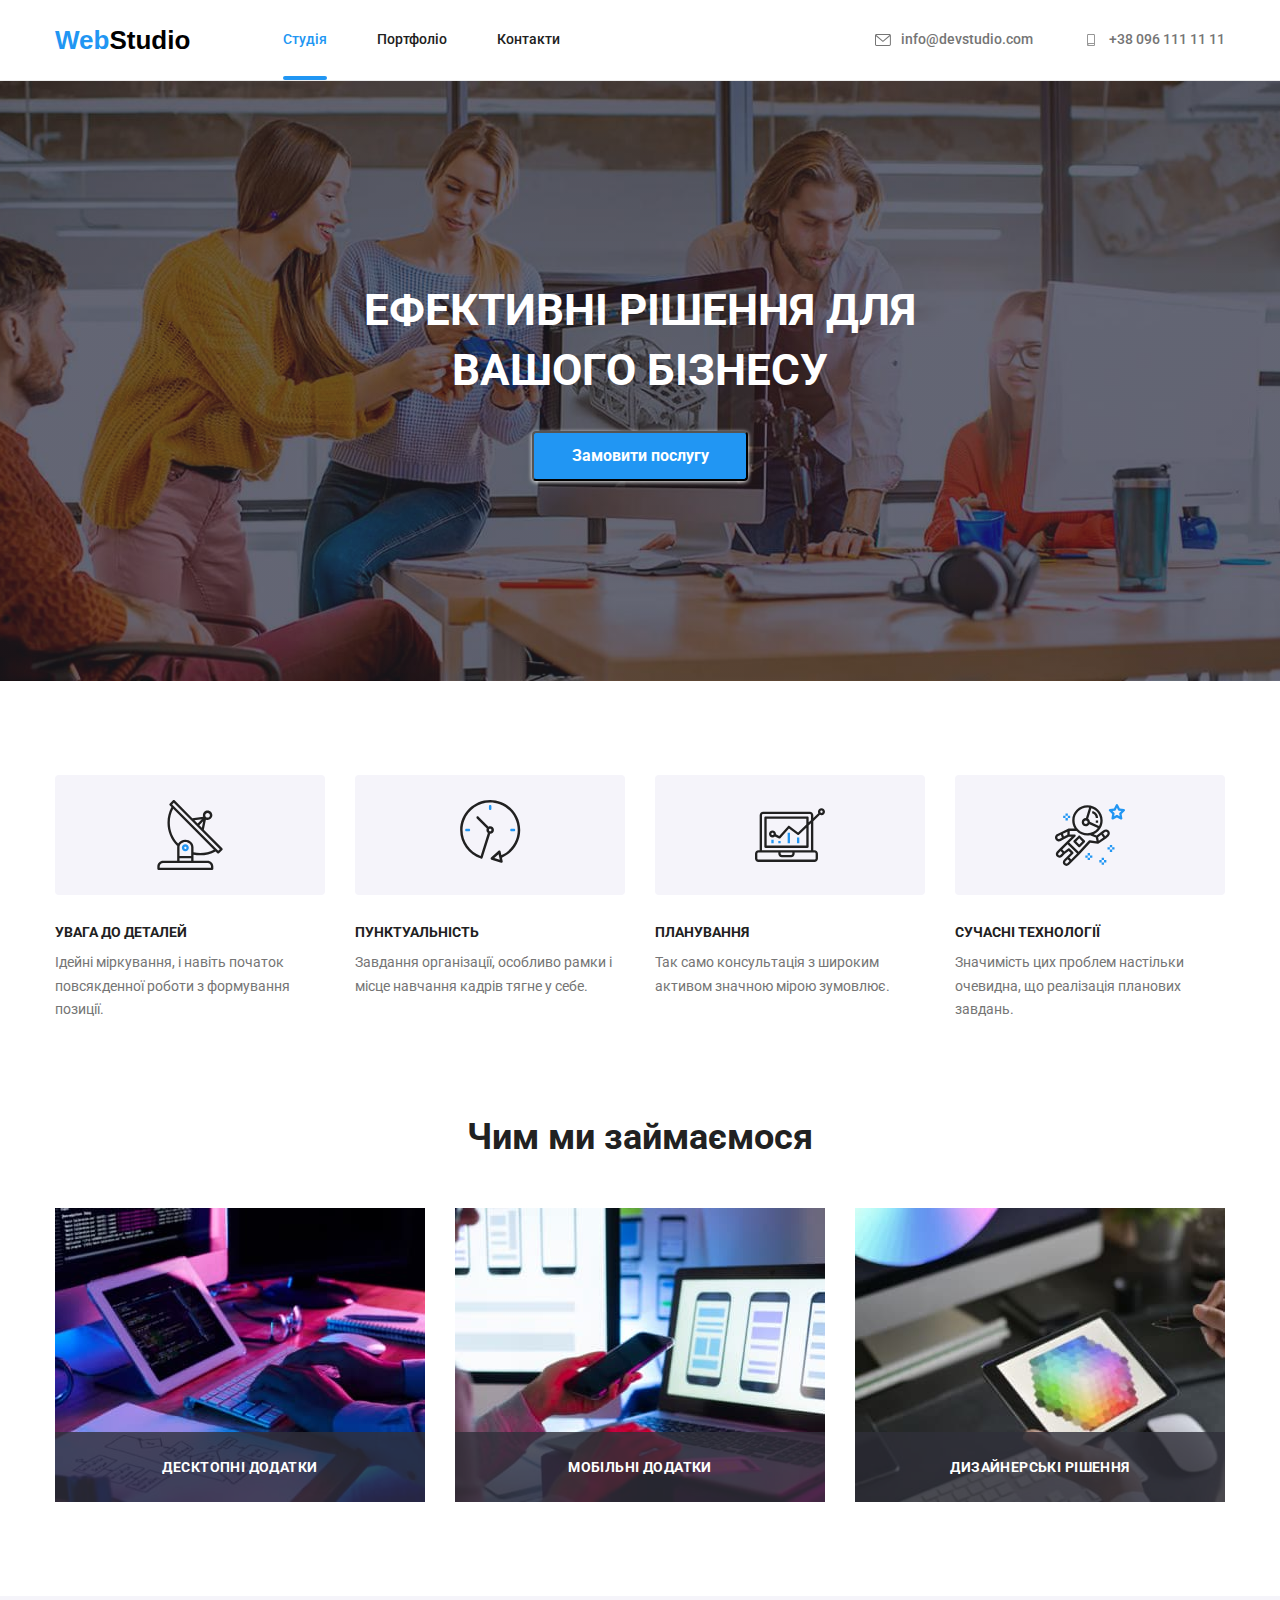
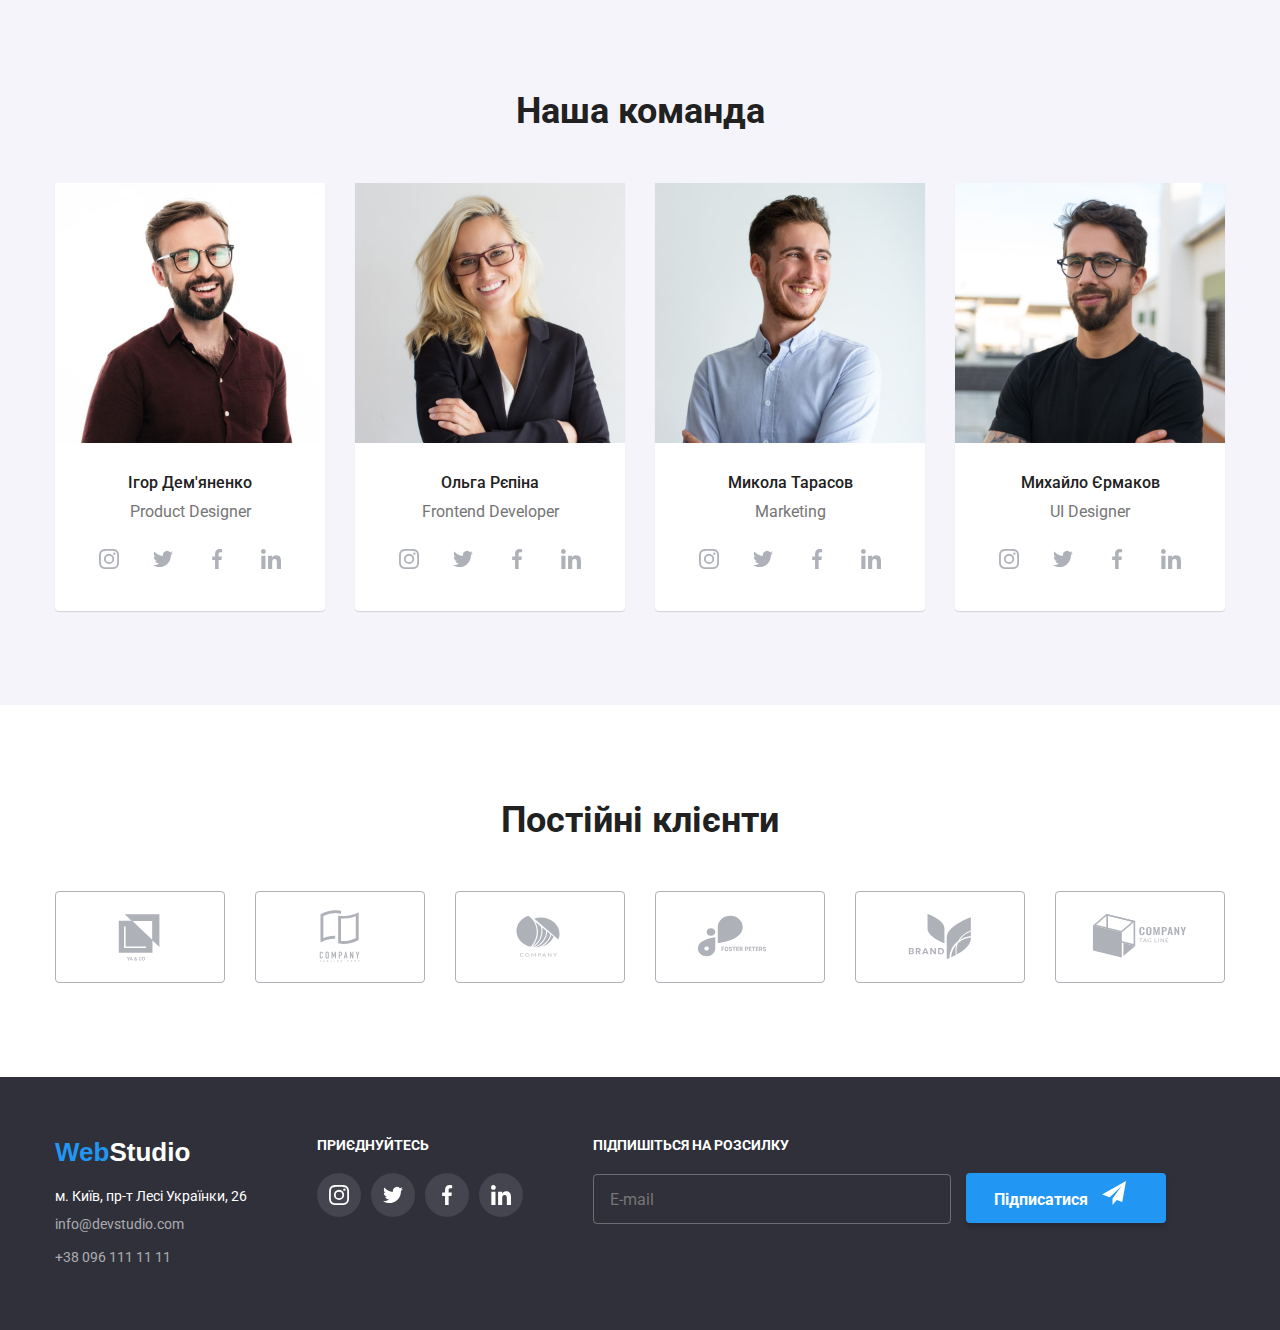
<file: index.html>
<!DOCTYPE html>
<html lang="uk">
  <head>
    <meta charset="UTF-8" />
    <meta http-equiv="X-UA-Compatible" content="IE=edge" />
    <meta name="viewport" content="width=device-width, initial-scale=1.0" />
    <title>WebStudio</title>
    <link
      rel="stylesheet"
      href="https://cdnjs.cloudflare.com/ajax/libs/modern-normalize/1.1.0/modern-normalize.min.css"
    />
    <link rel="stylesheet" href="./css/styles.css" />
    <link rel="preconnect" href="https://fonts.googleapis.com" />
    <link rel="preconnect" href="https://fonts.gstatic.com" crossorigin />
    <link
      href="https://fonts.googleapis.com/css2?family=Roboto:wght@400;500;700;900&display=swap"
      rel="stylesheet"
    />
  </head>
  <body>
    <header>
      <div class="container header">
          <nav class="main-nav">
            <a href="index.html" class="logo">
              <span class="part-web">Web</span
              ><span class="part-studio">Studio</span></a
            >
            <ul class="main-link">
              <li><a href="./index.html" class="link current">Студія</a></li>
              <li>
                <a href="./portfolio.html" class="link">Портфоліо</a>
              </li>
              <li><a href="#" class="link">Контакти</a></li>
            </ul>
          </nav>
          <ul class="communication-menu">
              <li class="communication-flex">
                <div class="communication">
                  <a href="mailto:info@devstudio.com" class="communication-link">
                      <svg class="communication-icon" width="16px" height="12px">
                      <use href="./images/symbol-defs.svg#icon-envelope"></use>
                    </svg>
                    info@devstudio.com</a>
                </div>
              </li>
              <li class="communication-flex">
                <div class="communication">
                  <a href="#" class="communication-link">
                      <svg class="communication-icon" width="16px" height="12px">
                        <use href="./images/symbol-defs.svg#icon-smartphone"></use>
                      </svg>+38 096 111 11 11</a>
                </div>
              </li>
          </ul>
      </div>
    </header>
    <main>
      <!--Hero-->
      <section class="hero">
        <div class="container">
          <h1 class="hero-title">Ефективні рішення для вашого бізнесу</h1>
          <button type="button" class="hero-button" data-modal-open>Замовити послугу</button>
        </div>
      </section>
      <!--section Особливості-->
      <section class="benefits">

        <div class="container">
            <h2>Наші переваги</h2>
            <ul class="benefits-list">
              <li class="benefits-list-item">
                <div class="benefits-group">
                  <svg class="benefits-icon">
                    <use href="./images/symbol-defs.svg#icon-antenna-1" width="70" height="70"></use>
                  </svg>
                </div>
                <h3>Увага до деталей</h3>
                <p>
                  Ідейні міркування, і навіть початок повсякденної роботи з
                  формування позиції.
                </p>
              </li>
              <li class="benefits-list-item">
                <div class="benefits-group">
                  <svg class="benefits-icon">
                    <use href="./images/symbol-defs.svg#icon-clock"></use>
                  </svg>
                </div>
                <h3>Пунктуальність</h3>
                <p>
                  Завдання організації, особливо рамки і місце навчання кадрів
                  тягне у себе.
                </p>
              </li>
              <li class="benefits-list-item">
                <div class="benefits-group">
                  <svg class="benefits-icon">
                    <use href="./images/symbol-defs.svg#icon-diagram"></use>
                  </svg>
                </div>
                <h3>Планування</h3>
                <p>
                  Так само консультація з широким активом значною мірою
                  зумовлює.
                </p>
              </li>
              <li class="benefits-list-item">
                <div class="benefits-group">
                  <svg class="benefits-icon">
                    <use href="./images/symbol-defs.svg#icon-astronaut"></use>
                  </svg>
                </div>
                <h3>Сучасні технології</h3>
                <p>
                  Значимість цих проблем настільки очевидна, що реалізація
                  планових завдань.
                </p>
              </li>
            </ul>
        </div>
      </section>
      <!--Чим ми займаємося-->
      <section class="examples-work">
        <div class="container">
          <h2 class="examples-work-title">Чим ми займаємося</h2>
          <ul class="examples-work-container">
            <li class="examples-work-list">
              <img
                src="./images/img1.jpg"
                alt="людина пише код на комп’ютері"
                width="370"
              />
              <div class="label">
                <p>Десктопні додатки</p>
              </div>
            </li>
            <li class="examples-work-list">
              <img
                src="./images/img2.jpg"
                alt="жінка синхронізує телефон з комп’ютером"
                width="370"
              />
              <div class="label">
                <p>Мобільні додатки</p>
              </div>
            </li>
            <li class="examples-work-list">
              <img
                src="./images/img3.jpg"
                alt="людина працює з планшетом"
                width="370"
              />
              <div class="label">
                <p>Дизайнерські рішення</p>
              </div>
            </li>
          </ul>
        </div>
      </section>
      <!--наша команда-->
      <section class="our-team">
        <div class="container">
          <h2 class="our-team-title">Наша команда</h2>
          <ul class="our-team-container">
            <li class="team-card">
              <img
                src="./images/igordemchnko.jpg"
                alt="чоловік в окулярах посміхається"
                width="270"
              />
              <h3>Ігор Дем'яненко</h3>
              <p>Product Designer</p>
              <ul class="social-net">
                <li class="net-item"><a href="" class="net-link">
                  <svg class="net-icon" width="20" height="20">
                    <use href="./images/symbol-defs.svg#icon-instagram"></use>
                  </svg>
                </a></li>
                <li class="net-item"><a href="" class="net-link">
                  <svg class="net-icon" width="20" height="20">
                    <use href="./images/symbol-defs.svg#icon-twitter"></use>
                  </svg>
                </a></li>
                <li class="net-item"><a href="" class="net-link">
                  <svg class="net-icon" width="20" height="20">
                    <use href="./images/symbol-defs.svg#icon-facebook"></use>
                  </svg>
                </a></li>
                <li class="net-item"><a href="" class="net-link">
                  <svg class="net-icon" width="20" height="20">
                    <use href="./images/symbol-defs.svg#icon-linkedin"></use>
                  </svg>
                </a></li>
              </ul>
            </li>
            <li class="team-card">
              <img
                src="./images/olgarepina.jpg"
                alt="жінка в окулярах посміхається"
                width="270"
              />
              <h3>Ольга Рєпіна</h3>
              <p>Frontend Developer</p>
              <ul class="social-net">
                <li class="net-item"><a href="" class="net-link">
                  <svg class="net-icon" width="20" height="20">
                    <use href="./images/symbol-defs.svg#icon-instagram"></use>
                  </svg>
                </a></li>
                <li class="net-item"><a href="" class="net-link">
                  <svg class="net-icon" width="20" height="20">
                    <use href="./images/symbol-defs.svg#icon-twitter"></use>
                  </svg>
                </a></li>
                <li class="net-item"><a href="" class="net-link">
                  <svg class="net-icon" width="20" height="20">
                    <use href="./images/symbol-defs.svg#icon-facebook"></use>
                  </svg>
                </a></li>
                <li class="net-item"><a href="" class="net-link">
                  <svg class="net-icon" width="20" height="20">
                    <use href="./images/symbol-defs.svg#icon-linkedin"></use>
                  </svg>
                </a></li>
              </ul>
            </li>
            <li class="team-card">
              <img
                src="./images/mukolatarasov.jpg"
                alt="Молодий усміхнений хлопець"
                width="270"
              />
              <h3>Микола Тарасов</h3>
              <p>Marketing</p>
              <ul class="social-net">
                <li class="net-item"><a href="" class="net-link">
                  <svg class="net-icon" width="20" height="20">
                    <use href="./images/symbol-defs.svg#icon-instagram"></use>
                  </svg>
                </a></li>
                <li class="net-item"><a href="" class="net-link">
                  <svg class="net-icon" width="20" height="20">
                    <use href="./images/symbol-defs.svg#icon-twitter"></use>
                  </svg>
                </a></li>
                <li class="net-item"><a href="" class="net-link">
                  <svg class="net-icon" width="20" height="20">
                    <use href="./images/symbol-defs.svg#icon-facebook"></use>
                  </svg>
                </a></li>
                <li class="net-item"><a href="" class="net-link">
                  <svg class="net-icon" width="20" height="20">
                    <use href="./images/symbol-defs.svg#icon-linkedin"></use>
                  </svg>
                </a></li>
              </ul>
            </li>
            <li class="team-card">
              <img
                src="./images/mihayloermakov.jpg"
                alt="млодий усміхнений хлопець в окулярах"
                width="270"
              />
              <h3>Михайло Єрмаков</h3>
              <p>UI Designer</p>              
              <ul class="social-net">
                <li class="net-item"><a href="" class="net-link">
                  <svg class="net-icon" width="20" height="20">
                    <use href="./images/symbol-defs.svg#icon-instagram"></use>
                  </svg>
                </a></li>
                <li class="net-item"><a href="" class="net-link">
                  <svg class="net-icon" width="20" height="20">
                    <use href="./images/symbol-defs.svg#icon-twitter"></use>
                  </svg>
                </a></li>
                <li class="net-item"><a href="" class="net-link">
                  <svg class="net-icon" width="20" height="20">
                    <use href="./images/symbol-defs.svg#icon-facebook"></use>
                  </svg>
                </a></li>
                <li class="net-item"><a href="" class="net-link">
                  <svg class="net-icon" width="20" height="20">
                    <use href="./images/symbol-defs.svg#icon-linkedin"></use>
                  </svg>
                </a></li>
              </ul>
            </li>
          </ul>
        </div>
      </section>
      <section>
        <div class="container">  
         <h2 class="clients-title">Постійні клієнти</h2>
         <ul class="clients-list">
          <li class="clients-item"><a href="" class="clients-link">
            <svg class="clients-icon" width="106" height="60">
             <use href="./images/symbol-defs.svg#icon-Logo1"></use>
            </svg></a>
          </li>
          <li class="clients-item"><a href="" class="clients-link">
           <svg class="clients-icon" width="106" height="60">
           <use href="./images/symbol-defs.svg#icon-Logo2"></use>
           </svg></a>
          </li>
          <li class="clients-item"><a href="" class="clients-link">
           <svg class="clients-icon" width="106" height="60">
            <use href="./images/symbol-defs.svg#icon-Logo3"></use>
           </svg></a>
          </li>
          <li class="clients-item"><a href="" class="clients-link">
           <svg class="clients-icon" width="106" height="60">
            <use href="./images/symbol-defs.svg#icon-Logo4"></use>
           </svg></a>
          </li>
          <li class="clients-item"><a href="" class="clients-link">
           <svg class="clients-icon" width="106" height="60">
            <use href="./images/symbol-defs.svg#icon-Logo5"></use>
           </svg></a>
          </li>
          <li class="clients-item"><a href="" class="clients-link">
           <svg class="clients-icon" width="106" height="60">
            <use href="./images/symbol-defs.svg#icon-Logo6"></use>
           </svg></a>
          </li>
         </ul>
        </div>
      </section>
    </main>
    <footer class="footer-conainer">
      <div class="container">
        <ul class="footer-item">
          <li>
           <div class="footer-logo">
             <a href="index.html" class="logo">
             <span class="part-web">Web</span
             ><span class="part-studio-footer">Studio</span></a>
           </div>
           <address>
             <ul class="footer-list">
               <li class="footer-elements"><a href="https://goo.gl/maps/vEa3t6t454SskipW9" class="footer-adress">м. Київ, пр-т Лесі Українки, 26</a></li>
               <li class="footer-elements"><a href="#" class="link-footer">info@devstudio.com</a></li>
               <li class="footer-elements"><a href="#" class="link-footer">+38 096 111 11 11</a></li>
             </ul>
           </address>
          </li>
          <li>
           <p class="subscription-title">Приєднуйтесь</p>
           <ul class="subscription-list">
              <li class="subscription-item"><a href="" class="subscription-link">
                <svg class="subscription-icon" width="20" height="20">
                 <use href="./images/symbol-defs.svg#icon-instagram"></use>
                </svg>
                </a></li>
              <li class="subscription-item"><a href="" class="subscription-link">
                 <svg class="subscription-icon" width="20" height="20">
                    <use href="./images/symbol-defs.svg#icon-twitter"></use>
                  </svg>
                </a></li>
              <li class="subscription-item"><a href="" class="subscription-link">
                  <svg class="subscription-icon" width="20" height="20">
                    <use href="./images/symbol-defs.svg#icon-facebook"></use>
                  </svg>
                </a></li>
              <li class="subscription-item"><a href="" class="subscription-link">
                  <svg class="subscription-icon" width="20" height="20">
                    <use href="./images/symbol-defs.svg#icon-linkedin"></use>
                  </svg>
               </a></li>
           </ul>
          </li>
          <li class="subscrib-form">
            <p class="subscrib-form-title">Підпишіться на розсилку</p>
          <form name="footer-form">
              <label for="person-mail"></label>
               <input id="person-mail" type="email"  name="person-mail" class="footer-input" placeholder="E-mail"/>
             <button type="submit" class="foorer-button">Підписатися
              <svg  width="24" height="24">
                <use href="./images/symbol-defs.svg#icon-icon-send-1"></use>
              </svg>
             </button>
          </form>
          </li>
        </ul>
      </div>
    </footer>
    <div class="backdrop is-hidden" data-modal>
      <div class="modal">
        <button type="button" class="modal-button-close" data-modal-close>
        <svg width="11" height="11">
          <use href="./images/symbol-defs.svg#icon-close-black-18dp-2-1-1"></use>
        </svg>
        </button>
        <p class="modal-title">Залиште свої дані, ми вам передзвонимо</h2>
        <form name="modal-form">
          <label for="user-name" class="modal-lable">Ім'я</label>
          <div class="modal-control">
            <input 
             class="modal-input" 
             id="user-name" 
             type="text" 
             name="user-name"
            >
            <svg class="modal-icon" width="18" height="18">
              <use href="./images/symbol-defs.svg#icon-person-black-18dp-1"></use>
            </svg>
          </div>
          <label for="user-phone-number" class="modal-lable">Телефон</label>
          <div class="modal-control">
            <input 
              class="modal-input" 
              id="user-phone-number" 
              type="tel" 
              name="user-phone-number"
            >
            <svg class="modal-icon" width="18" height="18">
              <use href="./images/symbol-defs.svg#icon-phone-black-18dp-1"></use>
            </svg>
          </div>
          <label for="user-mail" class="modal-lable">Пошта</label>
           <div class="modal-control">
            <input 
              class="modal-input" 
              id="user-mail" 
              type="email" 
              name="user-mail"
            >
            <svg class="modal-icon" width="18" height="18">
              <use href="./images/symbol-defs.svg#icon-email-black-18dp-1"></use>
            </svg>
           </div>

          <label for="user-coments" class="modal-lable">Коментар</label>
          <textarea placeholder="Введіть текст" class="modal-textarea" id="user-coments" name="user-coments"></textarea>
          <input 
           id="user-terms"
           name="user-terms" 
           type="checkbox" 
           class="checkbox-input visually-hidden">
          <label 
            class="checkbox-label" for="user-terms">
            Погоджуюся з розсилкою та приймаю
            <a href="#" class="terms-link">Умови договору</a>
          </label>

          <button type="submit" 
            class="modal-button">Відправити
          </button>
        </form>
      </div>
    </div>
    <script src="./js/modals.js"></script>
  </body>
</html>
</file>
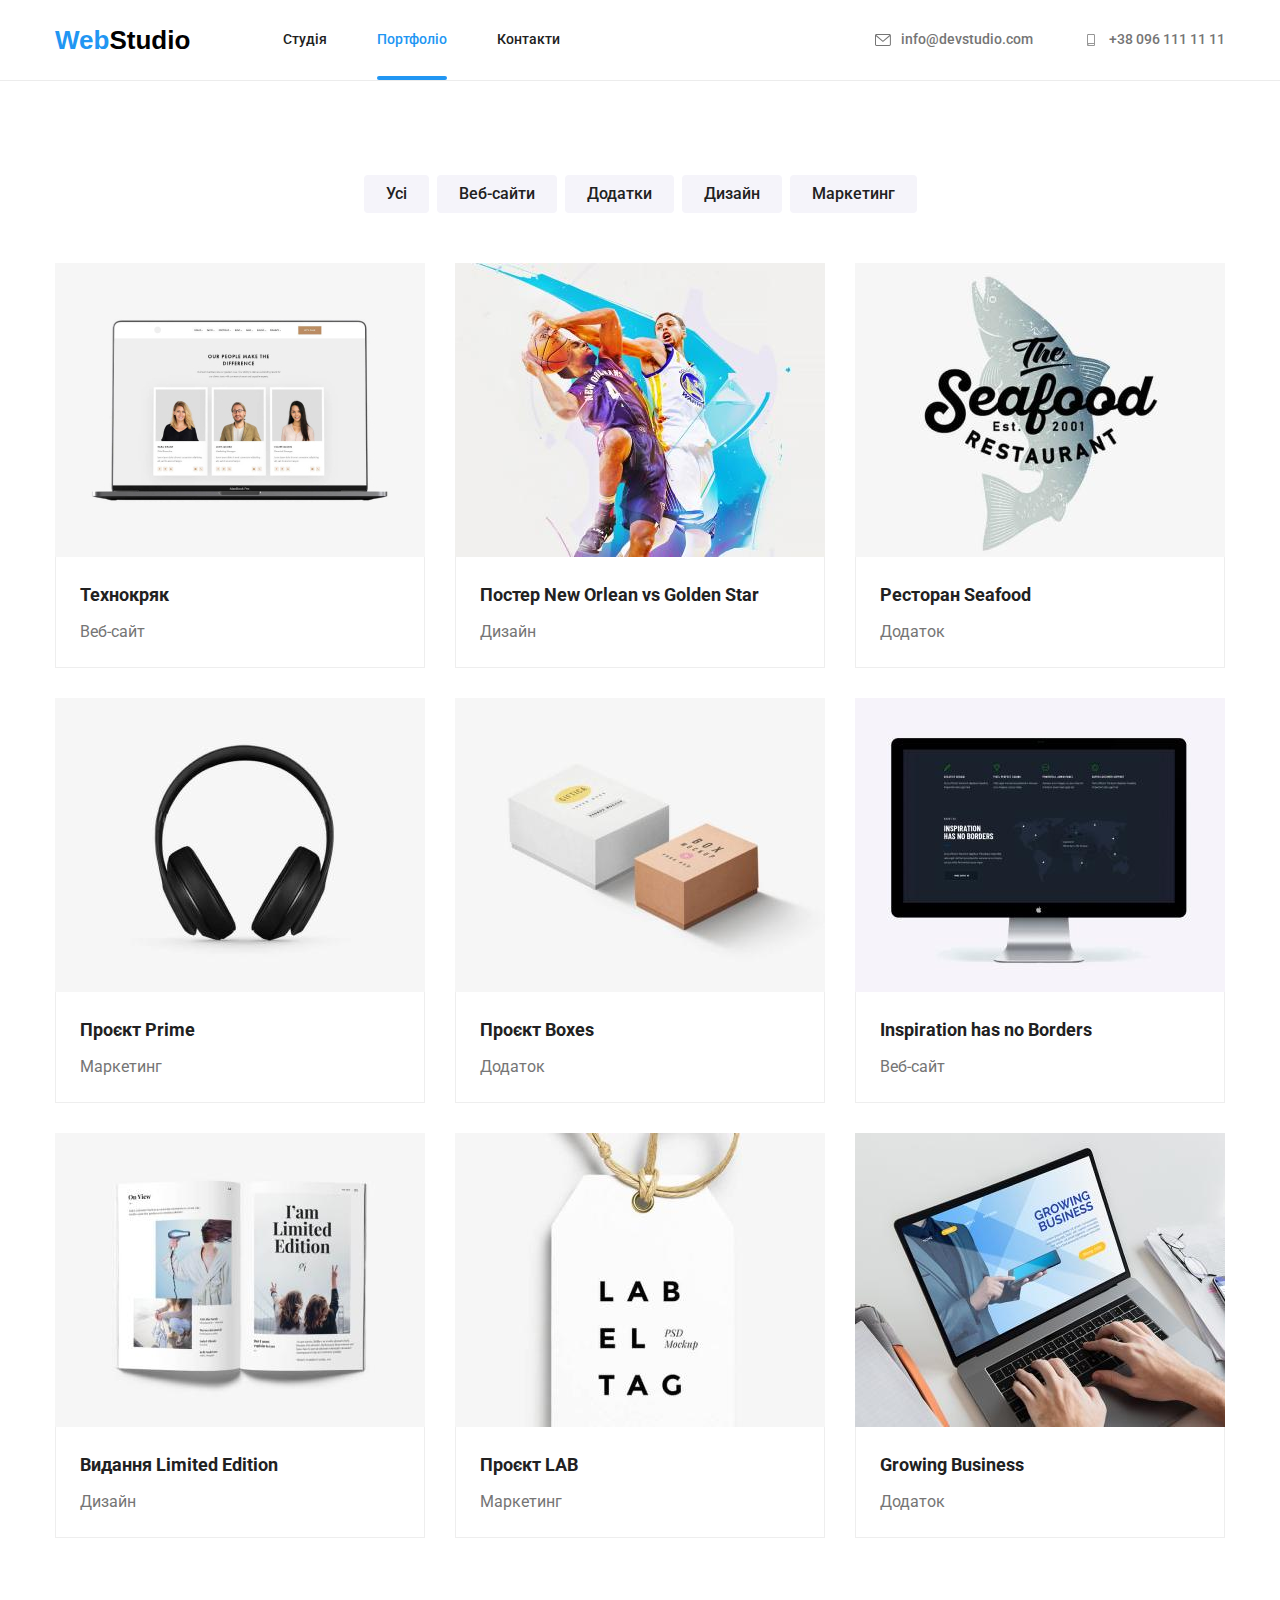
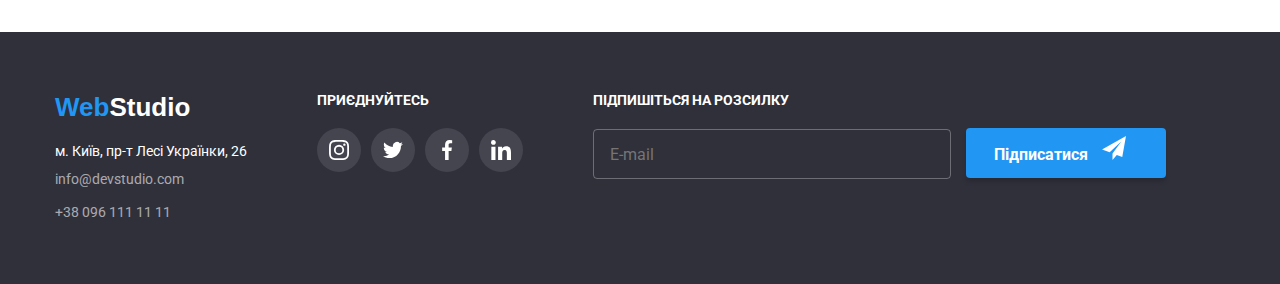
<file: portfolio.html>
<!DOCTYPE html>
<html lang="uk">
  <head>
    <meta charset="UTF-8" />
    <meta http-equiv="X-UA-Compatible" content="IE=edge" />
    <meta name="viewport" content="width=device-width, initial-scale=1.0" />
    <title>WebStudio_Portfolio</title>
    <link
      rel="stylesheet"
      href="https://cdnjs.cloudflare.com/ajax/libs/modern-normalize/1.1.0/modern-normalize.min.css"
    />
    <link rel="stylesheet" href="./css/styles.css" />
    <link rel="preconnect" href="https://fonts.googleapis.com" />
    <link rel="preconnect" href="https://fonts.gstatic.com" crossorigin />
    <link
      href="https://fonts.googleapis.com/css2?family=Roboto:wght@400;500;700;900&display=swap"
      rel="stylesheet"
    />
  </head>
  <body>
    <header>
      <div class="container header">
          <nav class="main-nav">
            <a href="index.html" class="logo">
              <span class="part-web">Web</span
              ><span class="part-studio">Studio</span></a
            >
            <ul class="main-link">
              <li><a href="./index.html" class="link">Студія</a></li>
              <li>
                <a href="./portfolio.html" class="link current">Портфоліо</a>
              </li>
              <li><a href="#" class="link">Контакти</a></li>
            </ul>
          </nav>
          <ul class="communication-menu">
              <li class="communication-flex">
                <div class="communication">
                  <a href="mailto:info@devstudio.com" class="communication-link">
                      <svg class="communication-icon" width="16px" height="12px">
                      <use href="./images/symbol-defs.svg#icon-envelope"></use>
                    </svg>
                    info@devstudio.com</a>
                </div>
              </li>
              <li class="communication-flex">
                <div class="communication">
                  <a href="#" class="communication-link">
                      <svg class="communication-icon" width="16px" height="12px">
                        <use href="./images/symbol-defs.svg#icon-smartphone"></use>
                      </svg>+38 096 111 11 11</a>
                </div>
              </li>
          </ul>
      </div>
    </header>
    <main>
      <section>
        <div class="container">
          <!--заголовок буде приховано в файліcss-->
          <h1 class="filter-portfolio">фільтер портфоліо</h1>
          <ul class="filter-list">
            <li><button type="button" class="filters">Усі</button></li>
            <li><button type="button" class="filters">Веб-сайти</button></li>
            <li><button type="button" class="filters">Додатки</button></li>
            <li><button type="button" class="filters">Дизайн</button></li>
            <li><button type="button" class="filters">Маркетинг</button></li>
          </ul>
          <ul class="models">
            <li class="models-cart">
              <a class="models-link" href="">
                <div class="models-item">
                  <img
                   src="./images/imgPortfolio1.jpg"
                   alt="відкритий сайт на ноутбуці"
                   width="370"
                  />
                  <p class="description">
                   Ресурс пропонує комплексні пропозиції з різним рівнем функціоналу та сервісів. Все це дозволить відвідувачу отримати вичерпні відомості про компанію чи приватну особу.
                  </p>
                </div>
               <div class="models-text">
                 <h2>Технокряк</h2>
                 <p>Веб-сайт</p>
                </div>
               </a>
            </li>
            <li>
              <a class="models-link" href="">
                <div class="models-item">
                  <img
                   src="./images/imgPortfolio2.jpg"
                   alt="два хлопці грають в баскетбол"
                   width="370"
                  /><p class="description">
                     Ресурс пропонує комплексні пропозиції з різним рівнем функціоналу та сервісів. Все це дозволить відвідувачу отримати вичерпні відомості про компанію чи приватну особу.
                   </p>
                  </div>
                  <div class="models-text">
                    <h2>Постер New Orlean vs Golden Star</h2>
                    <p>Дизайн</p>
                  </div>
              </a>
            </li>
            <li>
              <a class="models-link" href="">
                <div class="models-item">
                 <img
                  src="./images/imgPortfolio3.jpg"
                  alt="логотип ресторану"
                  width="370"
                 /><p class="description">
                   Ресурс пропонує комплексні пропозиції з різним рівнем функціоналу та сервісів. Все це дозволить відвідувачу отримати вичерпні відомості про компанію чи приватну особу.
                  </p>
                </div>
                <div class="models-text">
                 <h2>Ресторан Seafood</h2>
                 <p>Додаток</p>
                </div>
              </a>
            </li>
            <li>
              <a class="models-link" href="">
                <div class="models-item">
                  <img
                   src="./images/imgPortfolio4.jpg"
                   alt="навушники"
                   width="370"
                  /><p class="description">
                   Ресурс пропонує комплексні пропозиції з різним рівнем функціоналу та сервісів. Все це дозволить відвідувачу отримати вичерпні відомості про компанію чи приватну особу.
                    </p>
               </div>
               <div class="models-text">
                <h2>Проєкт Prime</h2>
                <p>Маркетинг</p>
               </div>
              </a>
            </li>
            <li>
              <a class="models-link" href="">
                <div class="models-item">
                  <img
                   src="./images/imgPortfolio5.jpg"
                   alt="дві картонні коробки"
                   width="370"
                  /><p class="description">
                   Ресурс пропонує комплексні пропозиції з різним рівнем функціоналу та сервісів. Все це дозволить відвідувачу отримати вичерпні відомості про компанію чи приватну особу.
                  </p>
                </div>
                <div class="models-text">
                  <h2>Проєкт Boxes</h2>
                  <p>Додаток</p>
                </div>
              </a>
            </li>
            <li>
              <a class="models-link" href="">
                <div class="models-item">
                  <img
                   src="./images/imgPortfolio6.jpg"
                   alt="відкритий сайт на комп’ютері"
                   width="370"
                  /><p class="description">
                    Ресурс пропонує комплексні пропозиції з різним рівнем функціоналу та сервісів. Все це дозволить відвідувачу отримати вичерпні відомості про компанію чи приватну особу.
                  </p>
                </div>
                <div class="models-text">
                <h2>Inspiration has no Borders</h2>
                <p>Веб-сайт</p>
                </div>
              </a>
            </li>
            <li>
              <a class="models-link" href="">
                <div class="models-item">
                 <img
                  src="./images/imgPortfolio7.jpg"
                  alt="відкрита книга"
                  width="370"
                 /><p class="description">
                   Ресурс пропонує комплексні пропозиції з різним рівнем функціоналу та сервісів. Все це дозволить відвідувачу отримати вичерпні відомості про компанію чи приватну особу.
                  </p>
                </div>
                <div class="models-text">
                  <h2>Видання Limited Edition</h2>
                  <p>Дизайн</p>
                </div>
              </a>
            </li>
            <li>
              <a class="models-link" href="">
                <div class="models-item">
                 <img
                  src="./images/imgPortfolio8.jpg"
                  alt="логотип компанії lab"
                  width="370"
                /><p class="description">
                   Ресурс пропонує комплексні пропозиції з різним рівнем функціоналу та сервісів. Все це дозволить відвідувачу отримати вичерпні відомості про компанію чи приватну особу.
                  </p>
                </div>
                <div class="models-text">
                  <h2>Проєкт LAB</h2>
                  <p>Маркетинг</p>
                </div>
              </a>
            </li>
            <li>
              <a class="models-link" href="">
                <div class="models-item">
                 <img
                  src="./images/imgPortfolio9.jpg"
                  alt="людина працює за ноутбуком"
                  width="370"
                 /><p class="description">
                   Ресурс пропонує комплексні пропозиції з різним рівнем функціоналу та сервісів. Все це дозволить відвідувачу отримати вичерпні відомості про компанію чи приватну особу.
                  </p>
                </div>
                <div class="models-text">
                  <h2>Growing Business</h2>
                  <p>Додаток</p>
                </div>
              </a>
            </li>
          </ul>
         </div>
      </section>
    </main>
    <footer class="footer-conainer">
      <div class="container">
        <ul class="footer-item">
          <li>
           <div class="footer-logo">
             <a href="index.html" class="logo">
             <span class="part-web">Web</span
             ><span class="part-studio-footer">Studio</span></a>
           </div>
           <address>
             <ul class="footer-list">
               <li class="footer-elements"><a href="https://goo.gl/maps/vEa3t6t454SskipW9" class="footer-adress">м. Київ, пр-т Лесі Українки, 26</a></li>
               <li class="footer-elements"><a href="#" class="link-footer">info@devstudio.com</a></li>
               <li class="footer-elements"><a href="#" class="link-footer">+38 096 111 11 11</a></li>
             </ul>
           </address>
          </li>
          <li>
           <p class="subscription-title">Приєднуйтесь</p>
           <ul class="subscription-list">
              <li class="subscription-item"><a href="" class="subscription-link">
                <svg class="subscription-icon" width="20" height="20">
                 <use href="./images/symbol-defs.svg#icon-instagram"></use>
                </svg>
                </a></li>
              <li class="subscription-item"><a href="" class="subscription-link">
                 <svg class="subscription-icon" width="20" height="20">
                    <use href="./images/symbol-defs.svg#icon-twitter"></use>
                  </svg>
                </a></li>
              <li class="subscription-item"><a href="" class="subscription-link">
                  <svg class="subscription-icon" width="20" height="20">
                    <use href="./images/symbol-defs.svg#icon-facebook"></use>
                  </svg>
                </a></li>
              <li class="subscription-item"><a href="" class="subscription-link">
                  <svg class="subscription-icon" width="20" height="20">
                    <use href="./images/symbol-defs.svg#icon-linkedin"></use>
                  </svg>
               </a></li>
           </ul>
          </li>
          <li class="subscrib-form">
           <p class="subscrib-form-title">Підпишіться на розсилку</p>
            <form name="footer-form">
               <label for="person-mail"></label>
               <input id="person-mail" type="email"  name="person-mail" class="footer-input" placeholder="E-mail"/>
              <button type="submit" class="foorer-button">Підписатися
               <svg  width="24" height="24">
                <use href="./images/symbol-defs.svg#icon-icon-send-1"></use>
               </svg>
              </button>
           </form>
          </li>
        </ul>
      </div>
    </footer>
  </body>
</html>
</file>
<file: css/styles.css>
:root {
  --color-primary: #757575;
  --color-title: #212121;
  --color-accent: #2196F3;
  --color-white: #fff;
  --timing-function: cubic-bezier(0.4, 0, 0.2, 1);
}
body {
  font-size: 14px;
  font-family: 'roboto', sans-serif;
  font-weight: 400;
  color: var(--color-primary);
  background-color: var(--color-white);
  text-decoration: none;
}
.container {
  width: 100%;
  max-width: 1200px;
  margin: 0 auto;
  padding: 0 15px;
}
section {
  padding: 94px 0;
}
.visually-hidden {
  position: absolute;
  white-space: nowrap;
  width: 1px;
  height: 1px;
  overflow: hidden;
  border: 0;
  padding: 0;
  clip: rect(0 0 0 0);
  clip-path: inset(50%);
  margin: -1px;
}
h1, h2, h3, p, ul  {
  padding: 0;
  margin: 0;
}
img {
  display: block;
  max-width: 100%;
  height: auto;
}
ul {
  list-style: none;
}
h2, h3 {
  color: var(--color-title);
}
 /*main nav*/
header {
  border-bottom: 1px solid #ececec;   
}
.header {
  display: flex;
  align-items: center;
}
.main-nav {
  display: flex;
  align-items: center;
  flex-grow: 1;
  gap: 93px; 
}
.main-link {
  display: flex;
  gap: 50px;
}
.main-link + .communication-menu {
  margin-left: auto;
}
.communication-menu {
  display: flex;
  gap: 50px;
}
.communication-flex img{
  margin-right: 10px;
}
.logo {
  font-family: 'releway', sans-serif;
  text-decoration: none;
  font-size: 26px;
  font-weight: 700;
  line-height: 1.19;
}
.part-web {color: var(--color-accent);}
.part-studio {color: #000000;
}
.link {
  padding: 32px 0;
  display: block;
  color: var(--color-title);
  text-decoration: none;
  font-size:  14px;
  font-weight: 500;
  line-height: 1.14;
  position: relative;
  transition: color 250ms var(--timing-function);
}
.link::after{
  content: '';
  position: absolute;
  left: 0;
  bottom: 0;
  display: block;
  background-color: var(--color-accent);
  width: 100%;
  height: 4px;
  border-radius: 2px;
  opacity: 0;
  transition: opacity 250ms var(--timing-function);
}
.link.current::after{
  opacity: 1;
}
.main-link .link.current {
  color: var(--color-accent);
}
.link:hover,
.link:focus{
  color: var(--color-accent);
}
.communication-link {
  padding: 32px 0;
  display: block;
  color: #757575;
  text-decoration: none;
  font-weight: 500;
  line-height: 1.14;
  display: flex;
  align-items: center;
  transition: color 250ms var(--timing-function);
}
.communication-icon {
  margin-right: 10px;
  fill: currentColor;
}
.communication-link:hover,
.communication-link:focus{
  color: var(--color-accent);
}

/* section Hero */

.hero{
  background-image: linear-gradient(rgba(47, 48, 58, 0.4),rgba(47, 48, 58, 0.4)), url(../images/Img\ \(4\).jpg);
  background-color: #2F303A;
  max-width: 1600px;
  margin: auto auto;
  padding: 200px 0;
  background-position: center;
  background-size: cover;
  background-repeat: no-repeat;
}
.hero-title{
  font-size: 44px;
  text-transform: uppercase;
  color: var(--color-white);
  line-height: 1.36;
  max-width: 696px;
  text-align: center;
  margin: 0 auto;
  margin-bottom: 30px;
}
.hero-button {
  width: 216px;
  height: 50px;
  color: var(--color-white);
  background-color: var(--color-accent);
  box-shadow: 0px 1px 4px;
  font-weight: 700;
  font-size: 16px;
  line-height: 1.87;
  border-radius: 4px;
  display: block;
  cursor: pointer;
  text-align: center;
  margin: 0 auto;
  font-family: inherit;
  transition: background-color 250ms, color 250ms, fill 250ms;
}
.hero-button:hover,
.hero-button:focus {
 background-color: #367ab3;
}

/* section benefits */

.benefits {
  padding-bottom: 94px;
}
.benefits-list {
  display: flex;
  align-items: flex-start;
  gap: 30px;
}
.benefits-list-item {
  gap: 30px;
}
.benefits-group {
  background-color: #F5F4FA;
  width: 270px;
  height: 120px;
  border-radius: 4px;
  display: flex;
  justify-content: center;
  align-items: center;
  margin-bottom: 30px;
}
.benefits-icon {
  width: 70px;
  height: 70px;
}
.benefits p {
  line-height: 1.71;
}
.benefits  h2{
  display: none;
}
.benefits  h3 {
  font-size: 14px;
  color: var(--color-title);
  font-weight: 700;
  text-transform: uppercase;
  line-height: 1.14;
  margin-bottom: 10px;
}

/* section examples-work */

.examples-work {
  padding-top: 0px;
}
.examples-work-title {
  text-align: center;
  margin-bottom: 50px;
  line-height: 1.17;
  font-size: 36px;
  font-weight: 700;
}
.examples-work-container {
  display: flex;
  align-items: center;
  gap: 30px;
}
.examples-work-list {
  position: relative;
}
.label {
  position: absolute;
  bottom: 0;
  background-color: rgba(47, 48, 58, 0.8);
  width: 100%;
  height: 70px;
  display: flex;
  justify-content: center;
  align-items: center;
}
.label p {
  letter-spacing: 0.03em;
  font-weight: 700;
  text-transform: uppercase;
  color: var(--color-white);
}

/* section our-team */

.our-team {
  background-color: #F5F4FA;
}
.our-team-container {
  display: flex;
  gap: 30px;
  text-align: center;
}
.team-card {
  background-color: #fff;
  box-shadow: 0px 1px 1px rgba(0, 0, 0, 0.14);
  border-radius: 0px 0px 4px 4px;
  width: 270px;
}
.our-team-title {
  /* font-family: 'roboto' , sans-serif; */
  font-size: 36px;
  font-weight: 700;
  line-height: 1.17;
  text-align: center;
  margin-bottom: 50px;    
}
.our-team h3 {
  font-size: 16px;
  font-weight: 500;
  padding-top: 30px;
  margin-bottom: 10px;
  line-height: 1.19;
}
.team-card p {
  /* padding-bottom: 16px; */
  line-height: 1.19;
  font-weight: 400;
  font-size: 16px;
  margin-bottom: 16px;
}
.net-link {
  width: 44px;
  height: 44px;
  display: flex;
  justify-content: center;
  align-items: center;
  border-radius  : 50%;
  transition:  background-color 250ms var(--timing-function);
}
.social-net {
  display: flex;
  gap: 10px;
  justify-content: center;
  padding-bottom: 30px;
}
.net-icon {
  fill: #AFB1B8;
  transition: fill 250ms var(--timing-function);
}
.net-link:hover > .net-icon,
.net-link:focus > .net-icon {
  fill: var(--color-white) ;
}
.net-link:hover,
.net-link:focus {
  background-color: var(--color-accent);
}

.clients-title {
  font-size: 36px;
  font-weight: 700;
  line-height: 1.17;
  text-align: center;
  margin-bottom: 50px;
}
.clients-list {
  display: flex;
  gap: 30px;
  justify-content: center;
}

.clients-link {
  width: 170px;
  height: 92px;
  border: 1px solid #AFB1B8;
  display: flex;
  border-radius: 4px;
  justify-content: center;
  align-items: center;
  /* fill: #AFB1B8; */
  transition: border-color 250ms var(--timing-function);
}
.clients-icon {
  fill: #AFB1B8;
  transition: 250ms var(--timing-function);
}
.clients-link:hover,
.clients-link:focus  {
  border-color: var(--color-accent);
}

.clients-link:hover > .clients-icon{
  fill: var(--color-accent);
}
.footer-conainer {
  align-items: center;
  padding-top: 60px;
  padding-bottom: 60px;
  background-color: #2F303A; 
  display: flex;
}
.footer-item {
  display: flex;
  gap: 70px;
}
.footer-logo {
  margin-bottom: 20px;
  line-height: 1.19;
}
.footer-elements {
  margin-bottom: 9px;
}
.footer-elements:nth-child(3){
  margin-bottom: 0;
}
.part-studio-footer {
  color: var(--color-white);
}
.link-footer {
  font-family: 'Roboto';
  text-decoration: none;
  font-weight: 400;
  font-size: 14px;
  line-height: 1.71;
  color: rgba(255, 255, 255, 0.6);
  transition: color 250ms var(--timing-function);
}
.link-footer:hover,
.link-footer:focus {
  color: var(--color-accent);
}
.address{
  color: var(--color-white);
  text-decoration: none;
  font-size: 14px;
  font-weight: 400;
}
.footer-adress {
  color: var(--color-white);
  font-style: normal;
  text-decoration: none;
  transition: color 250ms var(--timing-function);
}
.footer-adress:hover{
  color: var(--color-accent);
}
.link-footer {
 color: rgba(255, 255, 255, 0.6);
 font-style: normal;
}
.subscription-title {
  color: var(--color-white);
  display: flex;
  justify-content: left;
  font-weight: 700;
  text-transform: uppercase;
  margin-bottom: 20px;
}
.subscription {
  max-width: 206px;
  height: 80px;
}
.subscription-link {
  width: 44px;
  height: 44px;
  display: flex;
  justify-content: center;
  align-items: center;
  border-radius  : 50%;
  background-color: rgba(255, 255, 255, 0.1);  
  transition: background-color 250ms var(--timing-function);
}
.subscription-list {
  display: flex;
  gap: 10px;
  justify-content: center;
}
.subscription-icon {
  fill: var(--color-white);
}
.subscription-link:hover,
.subscription-link:focus {
  background-color: var(--color-accent);
}
.foorer-button {
  width: 200px;
  height: 50px;
  background-color: var(--color-accent);
  box-shadow: 0px 4px 4px rgba(0, 0, 0, 0.15);
  border-radius: 4px;
  color: var(--color-white);
  font-weight: 700;
  font-size: 16px;
  line-height: 1.87;
  cursor: pointer;
  text-align: start;
  border: 0;
  padding-left: 28px;
  word-spacing: 10px;
}
.subscrib-form-title {
  color: var(--color-white);
  font-weight: 700;
  text-transform: uppercase;
  margin-bottom: 20px;
}
/* .footer-input {
  width: 358px;
  height: 50px;
  border: 1px solid rgba(255, 255, 255, 0.3);
  filter: drop-shadow(0px 4px 4px rgba(0, 0, 0, 0.15));
  border-radius: 4px;
  background-color: inherit;
  margin-right: 12px;
  padding-left: 16px;
  font-weight: 400;
  font-size: 16px;
} */
.footer-input{
  width: 358px;
  height: 50px;
  border: 1px solid rgba(255, 255, 255, 0.3);
  border-radius: 4px;
  background-color: inherit;
  margin-right: 12px;
  padding-left: 16px;
  color: var(--color-white);
  font-weight: 400;
  font-size: 16px;
  outline: none;
}
/*css portfolio*/

.filter-portfolio {
  display: none;
} 
.filter-list {
  display: flex;
  justify-content: center;
  gap: 8px;
  margin-bottom: 50px;
}
.filters {
  font-size: 16px;
  font-weight: 500;
  color: var(--color-title);
  background-color : #F5F4FA;
  cursor: pointer;
  border-radius: 4px;
  border: none;
  padding: 6px 22px;
  line-height: 1.62;
  transition: color 250ms var(--timing-function), background-color 250ms var(--timing-function), box-shadow 250ms var(--timing-function);
}
.filters:hover {
  color: var(--color-white);
  background-color:var(--color-accent);
  box-shadow: 0px 3px 1px rgba(0, 0, 0, 0.1), 0px 1px 2px rgba(0, 0, 0, 0.08), 0px 2px 2px rgba(0, 0, 0, 0.12);    
}
.models h2 {
  font-weight:  700;
  font-size: 18px;
  line-height: 2;
  margin-bottom: 4px;
}
.models-text p {
  font-weight: 400;
  font-size: 16px;
  line-height: 1.87;
  color: var(--color-primary);
}
.models {
  display: flex;
  justify-content: center;
  align-items: center;
  flex-wrap: wrap;
  gap: 30px;
}
.models-text {
  padding: 20px 24px;
  border-right: 1px solid #EEEEEE;
  border-bottom: 1px solid #EEEEEE;
  border-left: 1px solid #EEEEEE;
}
.models-link {
  /* position: relative;
  overflow: hidden; */
  display: block;
  text-decoration: none;
  transition: box-shadow 250ms var(--timing-function);
}
.models-link:hover,
.models-link:focus {
  box-shadow: 0px 1px 1px rgba(0, 0, 0, 0.12), 0px 4px 4px rgba(0, 0, 0, 0.06), 1px 4px 6px rgba(0, 0, 0, 0.16);
}
.models-link:hover .description,
.models-link:focus .description {
  transform: translateY(0);
}
.models-item {
  position: relative;
  overflow: hidden;
}
.description {
  font-size: 18px;
  line-height: 1.55;
  text-align: left;
  color: var(--color-white);
  width: 100%;
  height: 100%;
  position: absolute;
  top: 1px;
  left: 0;
  transform: translatey(100%);
  background-color: rgba(33, 150, 243, 0.9);
  padding: 63px 24px;
  transition: transform 250ms var(--timing-function);
}
/* Modal */
.backdrop {
  position: fixed;
  z-index: 1;
  top: 0;
  left: 0;
  width: 100%;
  height: 100%;
  background-color: rgba(0, 0, 0, 0.2);
  transition: opacity 250ms, visibility 250ms;
}
.is-hidden {
  opacity: 0;
  visibility: hidden;
  pointer-events: none;
}
.modal  {
  padding: 40px;
  position: relative;
  top: 50%;
  left: 50%;
  transform: translate(-50%, -50%);
  width: 528px;
  height: 581px;
  background-color: var(--color-white);
  border-radius: 4px;
  box-shadow: 0px 1px 3px rgba(0, 0, 0, 0.12), 0px 1px 1px rgba(0, 0, 0, 0.14), 0px 2px 1px rgba(0, 0, 0, 0.2);
}

.modal-button-close {
  display: flex;
  align-items: center;
  justify-content: center;
  width: 30px;
  height: 30px;
  position: absolute;
  right: 8px;
  top: 8px;
  border-radius: 50%;
  border: 1px solid rgba(0, 0, 0, 0.1);
  background-color: var(--color-white);
  cursor: pointer;
} 

/* modal-menu */

.modal-title {
  font-size: 20px;
  font-weight: 700;
  text-align: center;
  line-height: 1.15;
  margin-bottom: 12px;
  color: var(--color-title);
}
.modal-control {
  position: relative;
  margin-bottom: 10px;
}
.modal-input {
  width: 100%;
  padding: 11px 12px 11px 42px;
  border: 1px solid rgba(33, 33, 33, 0.2);
  border-radius: 4px;
  outline: none;
  transition: border-color 250ms var(--timing-function);
  
}
.modal-input:focus {
  border-color: var(--color-accent);
}
.modal-icon {
  position: absolute;
  /* top: 50%; */
  left: 12px;
  top: 12px;
  fill: currentColor;
  transition: fill 250ms var(--timing-function);
  /* transform: translateY(-50%); */
}
.modal-lable {
  display: block;
  font-size: 12px;
  line-height: 1.16;
  margin-bottom: 4px;
}
.modal-control:focus-within .modal-icon {
  fill: var(--color-accent);
}
.modal-textarea {
  display: block;
  width: 100%;
  height: 120px;
  padding: 12px 16px;
  border: 1px solid rgba(33, 33, 33, 0.2);
  border-radius: 4px;
  outline: none;
  margin-bottom: 20px;
  resize: none;
  transition: border-color 250ms var(--timing-function);
}
.modal-textarea:focus {
  border-color: var(--color-accent);
}
.modal-button {
  width: 200px;
  height: 50px;
  color: var(--color-white);
  box-shadow: 0px 4px 4px 
  rgba(0, 0, 0, 0.15);
  background-color: var(--color-accent);
  font-weight: 700;
  font-size: 16px;
  line-height: 1.87;
  border-radius: 4px;
  display: block;
  cursor: pointer;
  text-align: center;
  margin: 0 auto;
  font-family: inherit;
  border: none;
  margin-top: 30px;
}

/* Checkbox */


.checkbox-input {
  appearance: none;
  border: 2px solid var(--color-title);
}
.checkbox-label {
  position: relative;
  padding-left: 36px;
  line-height: 1.7;
}
.checkbox-label::before {
  position: absolute;
  content: '';
  top: 0;
  left: 0;
  width: 16px;
  height: 16px;
  border: 2px solid #212121;
  border-radius: 2px;
  margin-left: 12px;
}
.checkbox-label::after {
  position: absolute;
  content: '';
  top: 0;
  left: 0;
  width: 16px;
  height: 16px;
  background-image: url('../images/icon_check.svg');
  margin-left: 12px;
  border-radius: 2px;
  opacity: 0;
  transition: opacity 250ms cubic-bezier(0.4, 0, 0.2, 1);
}
.checkbox-input:checked + .checkbox-label::after {
  opacity: 1;
}

.terms-link {
  color:  var(--color-accent);
}
</file>
